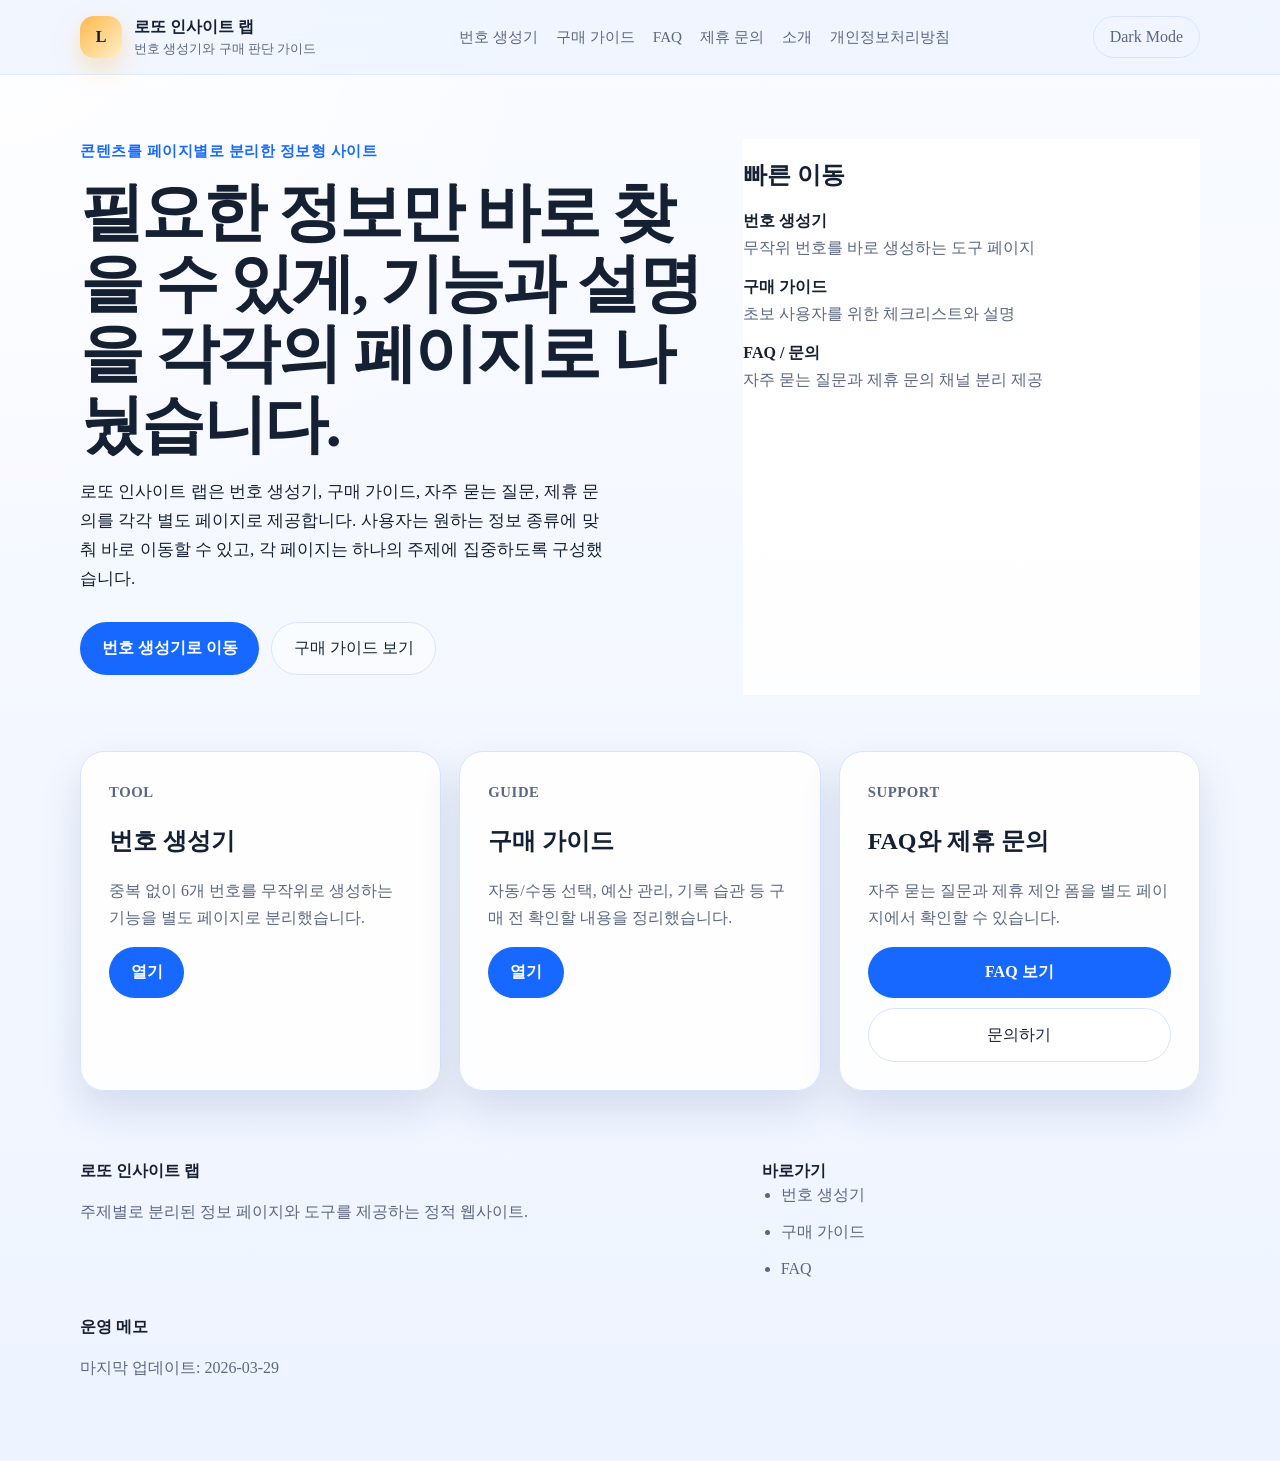
<file: index.html>
<!DOCTYPE html>
<html lang="ko">
<head>
    <meta charset="UTF-8">
    <meta name="viewport" content="width=device-width, initial-scale=1.0">
    <meta name="description" content="로또 인사이트 랩의 핵심 콘텐츠를 한눈에 확인하고 번호 생성기, 구매 가이드, FAQ 페이지로 이동할 수 있습니다.">
    <meta name="google-adsense-account" content="ca-pub-7205793421638418">
    <title>로또 인사이트 랩 | 홈</title>
    <link rel="stylesheet" href="style.css">
    <script async src="https://pagead2.googlesyndication.com/pagead/js/adsbygoogle.js?client=ca-pub-7205793421638418" crossorigin="anonymous"></script>
    <!-- Google tag (gtag.js) -->
    <script async src="https://www.googletagmanager.com/gtag/js?id=G-2X976K3HTV"></script>
    <script>
      window.dataLayer = window.dataLayer || [];
      function gtag(){dataLayer.push(arguments);}
      gtag('js', new Date());

      gtag('config', 'G-2X976K3HTV');
    </script>
</head>
<body>
    <header class="site-header">
        <div class="shell header-inner">
            <a class="brand" href="index.html">
                <span class="brand-mark">L</span>
                <span>
                    <strong>로또 인사이트 랩</strong>
                    <small>번호 생성기와 구매 판단 가이드</small>
                </span>
            </a>
            <nav class="site-nav" aria-label="주요 메뉴">
                <a href="generator.html">번호 생성기</a>
                <a href="guide.html">구매 가이드</a>
                <a href="faq.html">FAQ</a>
                <a href="contact.html">제휴 문의</a>
                <a href="about.html">소개</a>
                <a href="privacy.html">개인정보처리방침</a>
            </nav>
            <button id="theme-toggle" class="theme-toggle" type="button" aria-label="색상 테마 전환">Dark Mode</button>
        </div>
    </header>

    <main>
        <section class="hero">
            <div class="shell hero-grid">
                <div class="hero-copy">
                    <p class="eyebrow">콘텐츠를 페이지별로 분리한 정보형 사이트</p>
                    <h1>필요한 정보만 바로 찾을 수 있게, 기능과 설명을 각각의 페이지로 나눴습니다.</h1>
                    <p class="hero-text">
                        로또 인사이트 랩은 번호 생성기, 구매 가이드, 자주 묻는 질문, 제휴 문의를 각각 별도 페이지로 제공합니다.
                        사용자는 원하는 정보 종류에 맞춰 바로 이동할 수 있고, 각 페이지는 하나의 주제에 집중하도록 구성했습니다.
                    </p>
                    <div class="hero-actions">
                        <a class="primary-link" href="generator.html">번호 생성기로 이동</a>
                        <a class="secondary-link" href="guide.html">구매 가이드 보기</a>
                    </div>
                </div>
                <aside class="hero-panel">
                    <h2>빠른 이동</h2>
                    <dl class="info-list">
                        <div>
                            <dt>번호 생성기</dt>
                            <dd>무작위 번호를 바로 생성하는 도구 페이지</dd>
                        </div>
                        <div>
                            <dt>구매 가이드</dt>
                            <dd>초보 사용자를 위한 체크리스트와 설명</dd>
                        </div>
                        <div>
                            <dt>FAQ / 문의</dt>
                            <dd>자주 묻는 질문과 제휴 문의 채널 분리 제공</dd>
                        </div>
                    </dl>
                </aside>
            </div>
        </section>

        <section class="section">
            <div class="shell grid-three">
                <article class="card article-card">
                    <p class="section-kicker">Tool</p>
                    <h2>번호 생성기</h2>
                    <p>중복 없이 6개 번호를 무작위로 생성하는 기능을 별도 페이지로 분리했습니다.</p>
                    <a class="primary-link" href="generator.html">열기</a>
                </article>
                <article class="card article-card">
                    <p class="section-kicker">Guide</p>
                    <h2>구매 가이드</h2>
                    <p>자동/수동 선택, 예산 관리, 기록 습관 등 구매 전 확인할 내용을 정리했습니다.</p>
                    <a class="primary-link" href="guide.html">열기</a>
                </article>
                <article class="card article-card">
                    <p class="section-kicker">Support</p>
                    <h2>FAQ와 제휴 문의</h2>
                    <p>자주 묻는 질문과 제휴 제안 폼을 별도 페이지에서 확인할 수 있습니다.</p>
                    <div class="stack-links">
                        <a class="primary-link" href="faq.html">FAQ 보기</a>
                        <a class="secondary-link" href="contact.html">문의하기</a>
                    </div>
                </article>
            </div>
        </section>
    </main>

    <footer class="site-footer">
        <div class="shell footer-grid">
            <div>
                <strong>로또 인사이트 랩</strong>
                <p>주제별로 분리된 정보 페이지와 도구를 제공하는 정적 웹사이트.</p>
            </div>
            <div>
                <strong>바로가기</strong>
                <ul>
                    <li><a href="generator.html">번호 생성기</a></li>
                    <li><a href="guide.html">구매 가이드</a></li>
                    <li><a href="faq.html">FAQ</a></li>
                </ul>
            </div>
            <div>
                <strong>운영 메모</strong>
                <p>마지막 업데이트: <time datetime="2026-03-29">2026-03-29</time></p>
            </div>
        </div>
    </footer>

    <script src="main.js" type="module"></script>
</body>
</html>
</file>
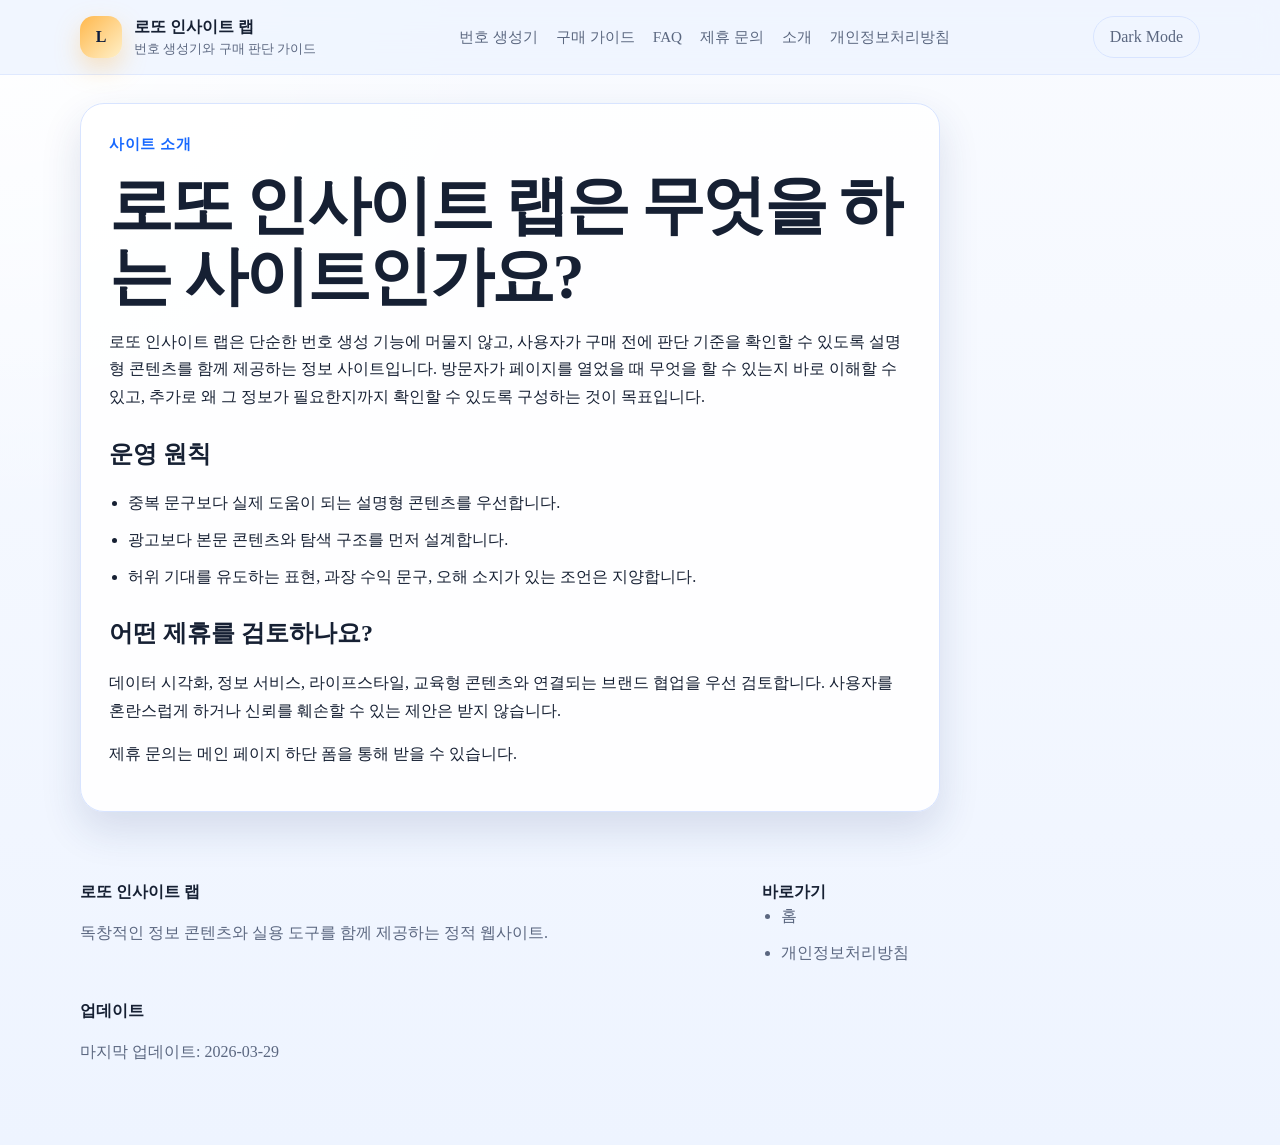
<file: about.html>
<!DOCTYPE html>
<html lang="ko">
<head>
    <meta charset="UTF-8">
    <meta name="viewport" content="width=device-width, initial-scale=1.0">
    <meta name="description" content="로또 인사이트 랩의 운영 목적, 콘텐츠 원칙, 제휴 검토 기준을 소개합니다.">
    <meta name="google-adsense-account" content="ca-pub-7205793421638418">
    <title>사이트 소개 | 로또 인사이트 랩</title>
    <link rel="stylesheet" href="style.css">
    <script async src="https://pagead2.googlesyndication.com/pagead/js/adsbygoogle.js?client=ca-pub-7205793421638418" crossorigin="anonymous"></script>
    <!-- Google tag (gtag.js) -->
    <script async src="https://www.googletagmanager.com/gtag/js?id=G-2X976K3HTV"></script>
    <script>
      window.dataLayer = window.dataLayer || [];
      function gtag(){dataLayer.push(arguments);}
      gtag('js', new Date());

      gtag('config', 'G-2X976K3HTV');
    </script>
</head>
<body>
    <header class="site-header">
        <div class="shell header-inner">
            <a class="brand" href="index.html">
                <span class="brand-mark">L</span>
                <span>
                    <strong>로또 인사이트 랩</strong>
                    <small>번호 생성기와 구매 판단 가이드</small>
                </span>
            </a>
            <nav class="site-nav" aria-label="주요 메뉴">
                <a href="generator.html">번호 생성기</a>
                <a href="guide.html">구매 가이드</a>
                <a href="faq.html">FAQ</a>
                <a href="contact.html">제휴 문의</a>
                <a href="about.html">소개</a>
                <a href="privacy.html">개인정보처리방침</a>
            </nav>
            <button id="theme-toggle" class="theme-toggle" type="button" aria-label="색상 테마 전환">Dark Mode</button>
        </div>
    </header>

    <main class="section">
        <div class="shell page-stack">
            <article class="card prose-card">
                <p class="section-kicker">사이트 소개</p>
                <h1>로또 인사이트 랩은 무엇을 하는 사이트인가요?</h1>
                <p>
                    로또 인사이트 랩은 단순한 번호 생성 기능에 머물지 않고, 사용자가 구매 전에 판단 기준을 확인할 수 있도록
                    설명형 콘텐츠를 함께 제공하는 정보 사이트입니다. 방문자가 페이지를 열었을 때 무엇을 할 수 있는지 바로 이해할 수 있고,
                    추가로 왜 그 정보가 필요한지까지 확인할 수 있도록 구성하는 것이 목표입니다.
                </p>
                <h2>운영 원칙</h2>
                <ul>
                    <li>중복 문구보다 실제 도움이 되는 설명형 콘텐츠를 우선합니다.</li>
                    <li>광고보다 본문 콘텐츠와 탐색 구조를 먼저 설계합니다.</li>
                    <li>허위 기대를 유도하는 표현, 과장 수익 문구, 오해 소지가 있는 조언은 지양합니다.</li>
                </ul>
                <h2>어떤 제휴를 검토하나요?</h2>
                <p>
                    데이터 시각화, 정보 서비스, 라이프스타일, 교육형 콘텐츠와 연결되는 브랜드 협업을 우선 검토합니다.
                    사용자를 혼란스럽게 하거나 신뢰를 훼손할 수 있는 제안은 받지 않습니다.
                </p>
                <p>
                    제휴 문의는 메인 페이지 하단 폼을 통해 받을 수 있습니다.
                </p>
            </article>
        </div>
    </main>

    <footer class="site-footer">
        <div class="shell footer-grid">
            <div>
                <strong>로또 인사이트 랩</strong>
                <p>독창적인 정보 콘텐츠와 실용 도구를 함께 제공하는 정적 웹사이트.</p>
            </div>
            <div>
                <strong>바로가기</strong>
                <ul>
                    <li><a href="index.html">홈</a></li>
                    <li><a href="privacy.html">개인정보처리방침</a></li>
                </ul>
            </div>
            <div>
                <strong>업데이트</strong>
                <p>마지막 업데이트: <time datetime="2026-03-29">2026-03-29</time></p>
            </div>
        </div>
    </footer>

    <script src="main.js" type="module"></script>
</body>
</html>
</file>
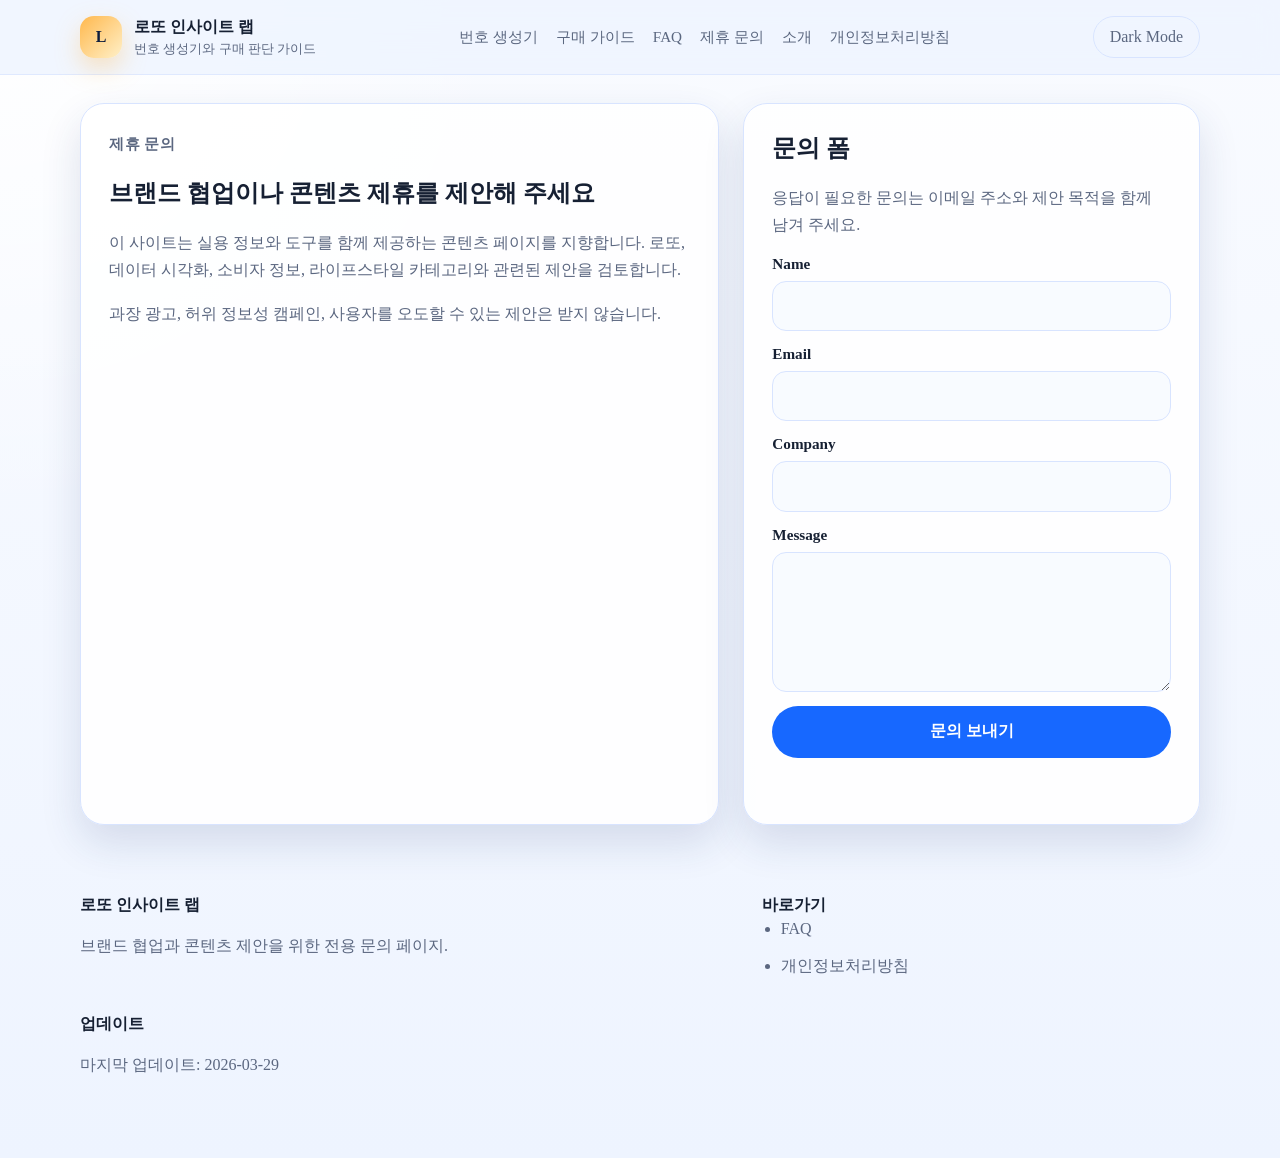
<file: contact.html>
<!DOCTYPE html>
<html lang="ko">
<head>
    <meta charset="UTF-8">
    <meta name="viewport" content="width=device-width, initial-scale=1.0">
    <meta name="description" content="브랜드 협업, 콘텐츠 제휴, 광고 제안을 보낼 수 있는 제휴 문의 페이지입니다.">
    <meta name="google-adsense-account" content="ca-pub-7205793421638418">
    <title>제휴 문의 | 로또 인사이트 랩</title>
    <link rel="stylesheet" href="style.css">
    <script async src="https://pagead2.googlesyndication.com/pagead/js/adsbygoogle.js?client=ca-pub-7205793421638418" crossorigin="anonymous"></script>
    <!-- Google tag (gtag.js) -->
    <script async src="https://www.googletagmanager.com/gtag/js?id=G-2X976K3HTV"></script>
    <script>
      window.dataLayer = window.dataLayer || [];
      function gtag(){dataLayer.push(arguments);}
      gtag('js', new Date());

      gtag('config', 'G-2X976K3HTV');
    </script>
</head>
<body>
    <header class="site-header"><div class="shell header-inner"><a class="brand" href="index.html"><span class="brand-mark">L</span><span><strong>로또 인사이트 랩</strong><small>번호 생성기와 구매 판단 가이드</small></span></a><nav class="site-nav" aria-label="주요 메뉴"><a href="generator.html">번호 생성기</a><a href="guide.html">구매 가이드</a><a href="faq.html">FAQ</a><a href="contact.html">제휴 문의</a><a href="about.html">소개</a><a href="privacy.html">개인정보처리방침</a></nav><button id="theme-toggle" class="theme-toggle" type="button" aria-label="색상 테마 전환">Dark Mode</button></div></header>
    <main class="section"><div class="shell two-column contact-layout"><article class="card contact-copy"><p class="section-kicker">제휴 문의</p><h1>브랜드 협업이나 콘텐츠 제휴를 제안해 주세요</h1><p>이 사이트는 실용 정보와 도구를 함께 제공하는 콘텐츠 페이지를 지향합니다. 로또, 데이터 시각화, 소비자 정보, 라이프스타일 카테고리와 관련된 제안을 검토합니다.</p><p>과장 광고, 허위 정보성 캠페인, 사용자를 오도할 수 있는 제안은 받지 않습니다.</p></article><section class="card partnership-section" aria-labelledby="partnership-title"><h2 id="partnership-title">문의 폼</h2><p class="section-description">응답이 필요한 문의는 이메일 주소와 제안 목적을 함께 남겨 주세요.</p><form id="partnership-form" class="partnership-form" action="https://formspree.io/f/mkopjoey" method="POST"><label class="form-field"><span>Name</span><input type="text" name="name" required></label><label class="form-field"><span>Email</span><input type="email" name="email" required></label><label class="form-field"><span>Company</span><input type="text" name="company"></label><label class="form-field"><span>Message</span><textarea name="message" rows="6" required></textarea></label><button id="partnership-submit" class="submit-button" type="submit">문의 보내기</button><p id="form-status" class="form-status" aria-live="polite"></p></form></section></div></main>
    <footer class="site-footer"><div class="shell footer-grid"><div><strong>로또 인사이트 랩</strong><p>브랜드 협업과 콘텐츠 제안을 위한 전용 문의 페이지.</p></div><div><strong>바로가기</strong><ul><li><a href="faq.html">FAQ</a></li><li><a href="privacy.html">개인정보처리방침</a></li></ul></div><div><strong>업데이트</strong><p>마지막 업데이트: <time datetime="2026-03-29">2026-03-29</time></p></div></div></footer>
    <script src="main.js" type="module"></script>
</body>
</html>
</file>
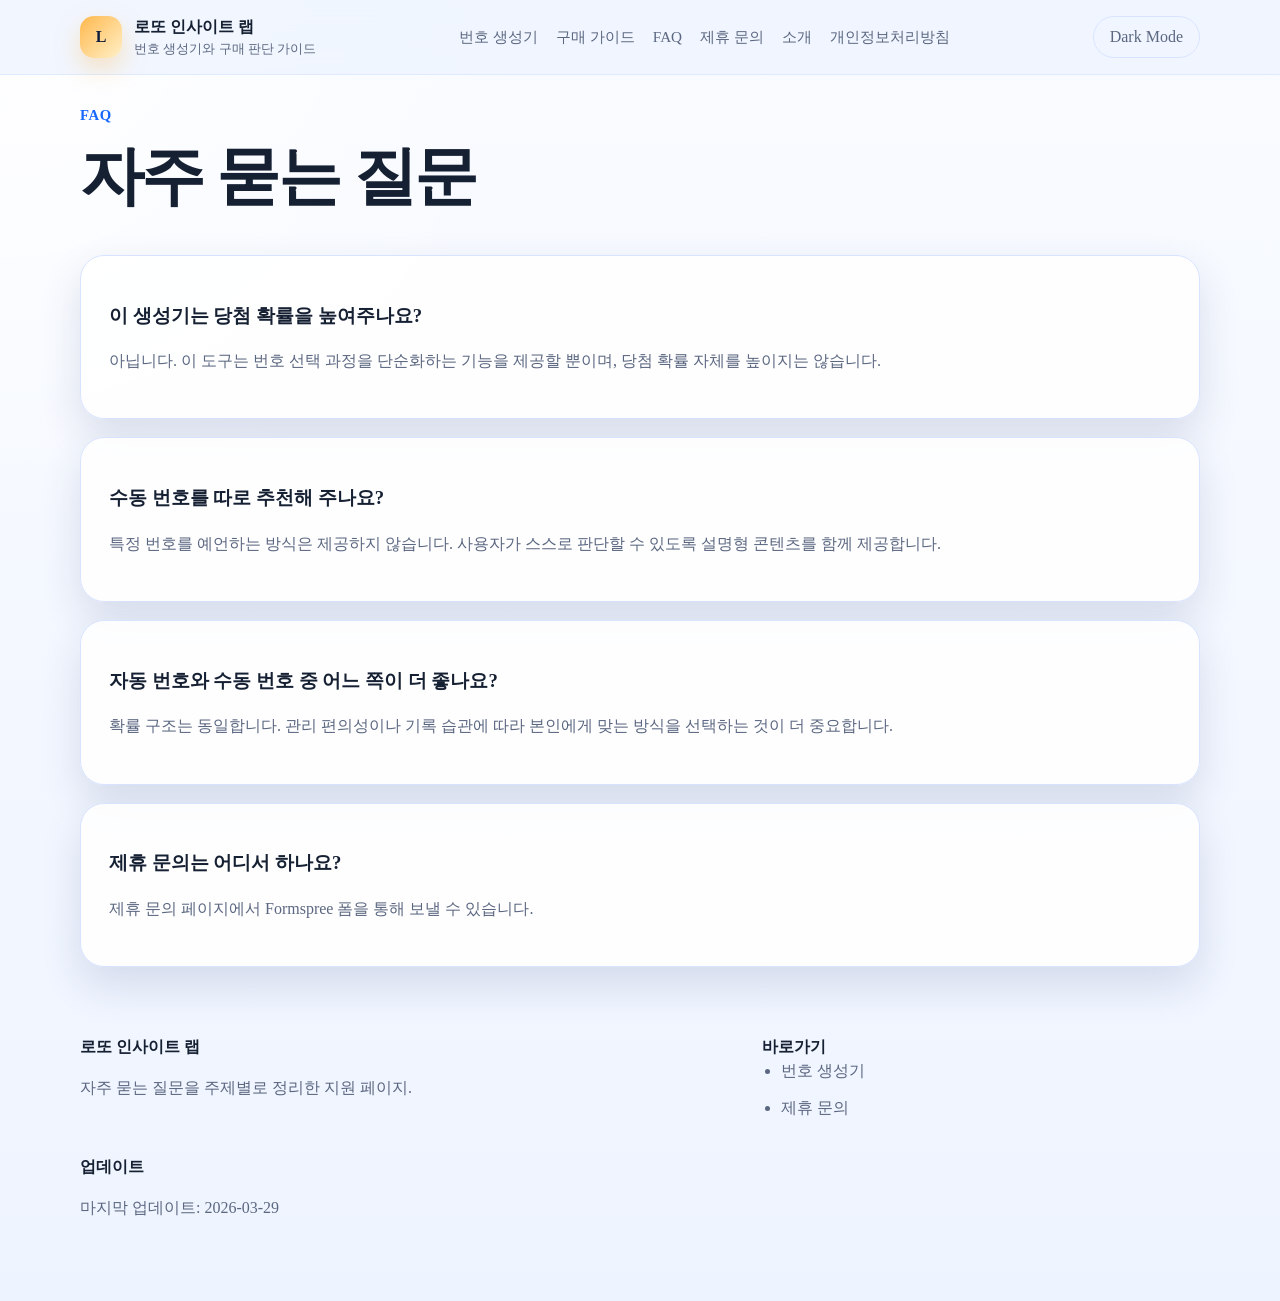
<file: faq.html>
<!DOCTYPE html>
<html lang="ko">
<head>
    <meta charset="UTF-8">
    <meta name="viewport" content="width=device-width, initial-scale=1.0">
    <meta name="description" content="로또 번호 생성기와 구매 관련 자주 묻는 질문을 정리한 FAQ 페이지입니다.">
    <meta name="google-adsense-account" content="ca-pub-7205793421638418">
    <title>FAQ | 로또 인사이트 랩</title>
    <link rel="stylesheet" href="style.css">
    <script async src="https://pagead2.googlesyndication.com/pagead/js/adsbygoogle.js?client=ca-pub-7205793421638418" crossorigin="anonymous"></script>
    <!-- Google tag (gtag.js) -->
    <script async src="https://www.googletagmanager.com/gtag/js?id=G-2X976K3HTV"></script>
    <script>
      window.dataLayer = window.dataLayer || [];
      function gtag(){dataLayer.push(arguments);}
      gtag('js', new Date());

      gtag('config', 'G-2X976K3HTV');
    </script>
</head>
<body>
    <header class="site-header"><div class="shell header-inner"><a class="brand" href="index.html"><span class="brand-mark">L</span><span><strong>로또 인사이트 랩</strong><small>번호 생성기와 구매 판단 가이드</small></span></a><nav class="site-nav" aria-label="주요 메뉴"><a href="generator.html">번호 생성기</a><a href="guide.html">구매 가이드</a><a href="faq.html">FAQ</a><a href="contact.html">제휴 문의</a><a href="about.html">소개</a><a href="privacy.html">개인정보처리방침</a></nav><button id="theme-toggle" class="theme-toggle" type="button" aria-label="색상 테마 전환">Dark Mode</button></div></header>
    <main class="section"><div class="shell page-stack"><div class="section-heading"><p class="section-kicker">FAQ</p><h1>자주 묻는 질문</h1></div><div class="faq-list single-column"><article class="card faq-item"><h3>이 생성기는 당첨 확률을 높여주나요?</h3><p>아닙니다. 이 도구는 번호 선택 과정을 단순화하는 기능을 제공할 뿐이며, 당첨 확률 자체를 높이지는 않습니다.</p></article><article class="card faq-item"><h3>수동 번호를 따로 추천해 주나요?</h3><p>특정 번호를 예언하는 방식은 제공하지 않습니다. 사용자가 스스로 판단할 수 있도록 설명형 콘텐츠를 함께 제공합니다.</p></article><article class="card faq-item"><h3>자동 번호와 수동 번호 중 어느 쪽이 더 좋나요?</h3><p>확률 구조는 동일합니다. 관리 편의성이나 기록 습관에 따라 본인에게 맞는 방식을 선택하는 것이 더 중요합니다.</p></article><article class="card faq-item"><h3>제휴 문의는 어디서 하나요?</h3><p><a href="contact.html">제휴 문의 페이지</a>에서 Formspree 폼을 통해 보낼 수 있습니다.</p></article></div></div></main>
    <footer class="site-footer"><div class="shell footer-grid"><div><strong>로또 인사이트 랩</strong><p>자주 묻는 질문을 주제별로 정리한 지원 페이지.</p></div><div><strong>바로가기</strong><ul><li><a href="generator.html">번호 생성기</a></li><li><a href="contact.html">제휴 문의</a></li></ul></div><div><strong>업데이트</strong><p>마지막 업데이트: <time datetime="2026-03-29">2026-03-29</time></p></div></div></footer>
    <script src="main.js" type="module"></script>
</body>
</html>
</file>
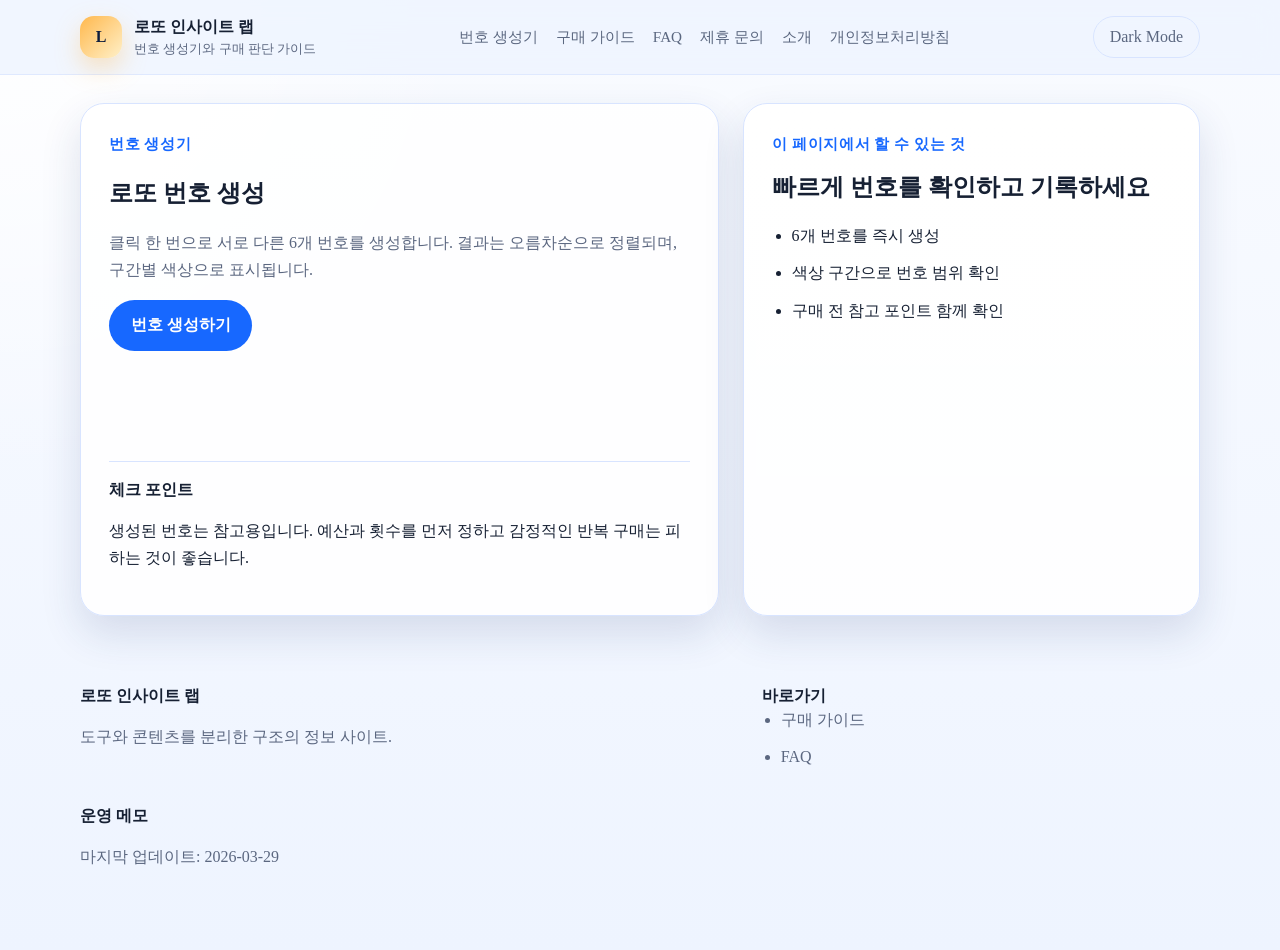
<file: generator.html>
<!DOCTYPE html>
<html lang="ko">
<head>
    <meta charset="UTF-8">
    <meta name="viewport" content="width=device-width, initial-scale=1.0">
    <meta name="description" content="무작위 로또 번호를 생성하고 구매 전 체크 포인트를 함께 확인할 수 있는 도구 페이지입니다.">
    <meta name="google-adsense-account" content="ca-pub-7205793421638418">
    <title>번호 생성기 | 로또 인사이트 랩</title>
    <link rel="stylesheet" href="style.css">
    <script async src="https://pagead2.googlesyndication.com/pagead/js/adsbygoogle.js?client=ca-pub-7205793421638418" crossorigin="anonymous"></script>
    <!-- Google tag (gtag.js) -->
    <script async src="https://www.googletagmanager.com/gtag/js?id=G-2X976K3HTV"></script>
    <script>
      window.dataLayer = window.dataLayer || [];
      function gtag(){dataLayer.push(arguments);}
      gtag('js', new Date());

      gtag('config', 'G-2X976K3HTV');
    </script>
</head>
<body>
    <header class="site-header">
        <div class="shell header-inner">
            <a class="brand" href="index.html"><span class="brand-mark">L</span><span><strong>로또 인사이트 랩</strong><small>번호 생성기와 구매 판단 가이드</small></span></a>
            <nav class="site-nav" aria-label="주요 메뉴">
                <a href="generator.html">번호 생성기</a>
                <a href="guide.html">구매 가이드</a>
                <a href="faq.html">FAQ</a>
                <a href="contact.html">제휴 문의</a>
                <a href="about.html">소개</a>
                <a href="privacy.html">개인정보처리방침</a>
            </nav>
            <button id="theme-toggle" class="theme-toggle" type="button" aria-label="색상 테마 전환">Dark Mode</button>
        </div>
    </header>

    <main class="section">
        <div class="shell two-column">
            <article class="card tool-card">
                <p class="section-kicker">번호 생성기</p>
                <h1>로또 번호 생성</h1>
                <p class="section-intro">클릭 한 번으로 서로 다른 6개 번호를 생성합니다. 결과는 오름차순으로 정렬되며, 구간별 색상으로 표시됩니다.</p>
                <button id="generate-btn" class="primary-button" type="button">번호 생성하기</button>
                <div id="lotto-numbers" class="lotto-numbers" aria-live="polite"></div>
                <div class="tip-box">
                    <strong>체크 포인트</strong>
                    <p>생성된 번호는 참고용입니다. 예산과 횟수를 먼저 정하고 감정적인 반복 구매는 피하는 것이 좋습니다.</p>
                </div>
            </article>
            <aside class="card summary-card">
                <p class="section-kicker">이 페이지에서 할 수 있는 것</p>
                <h2>빠르게 번호를 확인하고 기록하세요</h2>
                <ul class="check-list">
                    <li>6개 번호를 즉시 생성</li>
                    <li>색상 구간으로 번호 범위 확인</li>
                    <li>구매 전 참고 포인트 함께 확인</li>
                </ul>
            </aside>
        </div>
    </main>

    <footer class="site-footer"><div class="shell footer-grid"><div><strong>로또 인사이트 랩</strong><p>도구와 콘텐츠를 분리한 구조의 정보 사이트.</p></div><div><strong>바로가기</strong><ul><li><a href="guide.html">구매 가이드</a></li><li><a href="faq.html">FAQ</a></li></ul></div><div><strong>운영 메모</strong><p>마지막 업데이트: <time datetime="2026-03-29">2026-03-29</time></p></div></div></footer>
    <script src="main.js" type="module"></script>
</body>
</html>
</file>
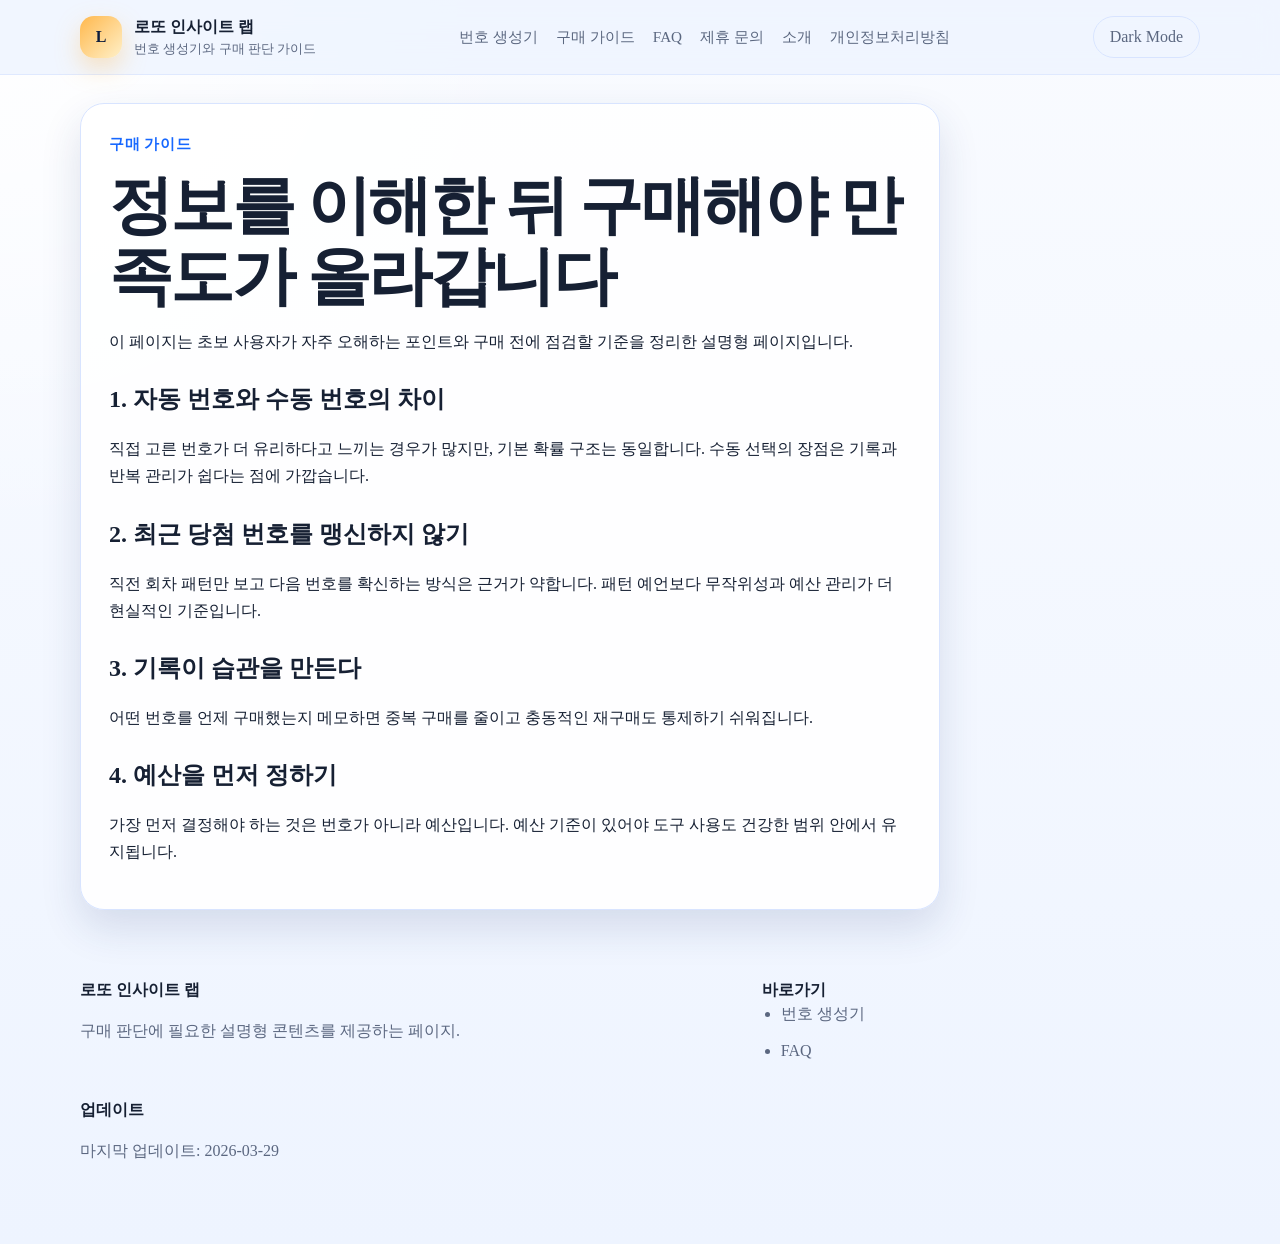
<file: guide.html>
<!DOCTYPE html>
<html lang="ko">
<head>
    <meta charset="UTF-8">
    <meta name="viewport" content="width=device-width, initial-scale=1.0">
    <meta name="description" content="로또 구매 전 확인할 예산 관리, 자동/수동 선택, 기록 습관에 대한 가이드를 제공합니다.">
    <meta name="google-adsense-account" content="ca-pub-7205793421638418">
    <title>구매 가이드 | 로또 인사이트 랩</title>
    <link rel="stylesheet" href="style.css">
    <script async src="https://pagead2.googlesyndication.com/pagead/js/adsbygoogle.js?client=ca-pub-7205793421638418" crossorigin="anonymous"></script>
    <!-- Google tag (gtag.js) -->
    <script async src="https://www.googletagmanager.com/gtag/js?id=G-2X976K3HTV"></script>
    <script>
      window.dataLayer = window.dataLayer || [];
      function gtag(){dataLayer.push(arguments);}
      gtag('js', new Date());

      gtag('config', 'G-2X976K3HTV');
    </script>
</head>
<body>
    <header class="site-header"><div class="shell header-inner"><a class="brand" href="index.html"><span class="brand-mark">L</span><span><strong>로또 인사이트 랩</strong><small>번호 생성기와 구매 판단 가이드</small></span></a><nav class="site-nav" aria-label="주요 메뉴"><a href="generator.html">번호 생성기</a><a href="guide.html">구매 가이드</a><a href="faq.html">FAQ</a><a href="contact.html">제휴 문의</a><a href="about.html">소개</a><a href="privacy.html">개인정보처리방침</a></nav><button id="theme-toggle" class="theme-toggle" type="button" aria-label="색상 테마 전환">Dark Mode</button></div></header>
    <main class="section"><div class="shell page-stack"><article class="card prose-card"><p class="section-kicker">구매 가이드</p><h1>정보를 이해한 뒤 구매해야 만족도가 올라갑니다</h1><p>이 페이지는 초보 사용자가 자주 오해하는 포인트와 구매 전에 점검할 기준을 정리한 설명형 페이지입니다.</p><h2>1. 자동 번호와 수동 번호의 차이</h2><p>직접 고른 번호가 더 유리하다고 느끼는 경우가 많지만, 기본 확률 구조는 동일합니다. 수동 선택의 장점은 기록과 반복 관리가 쉽다는 점에 가깝습니다.</p><h2>2. 최근 당첨 번호를 맹신하지 않기</h2><p>직전 회차 패턴만 보고 다음 번호를 확신하는 방식은 근거가 약합니다. 패턴 예언보다 무작위성과 예산 관리가 더 현실적인 기준입니다.</p><h2>3. 기록이 습관을 만든다</h2><p>어떤 번호를 언제 구매했는지 메모하면 중복 구매를 줄이고 충동적인 재구매도 통제하기 쉬워집니다.</p><h2>4. 예산을 먼저 정하기</h2><p>가장 먼저 결정해야 하는 것은 번호가 아니라 예산입니다. 예산 기준이 있어야 도구 사용도 건강한 범위 안에서 유지됩니다.</p></article></div></main>
    <footer class="site-footer"><div class="shell footer-grid"><div><strong>로또 인사이트 랩</strong><p>구매 판단에 필요한 설명형 콘텐츠를 제공하는 페이지.</p></div><div><strong>바로가기</strong><ul><li><a href="generator.html">번호 생성기</a></li><li><a href="faq.html">FAQ</a></li></ul></div><div><strong>업데이트</strong><p>마지막 업데이트: <time datetime="2026-03-29">2026-03-29</time></p></div></div></footer>
    <script src="main.js" type="module"></script>
</body>
</html>
</file>
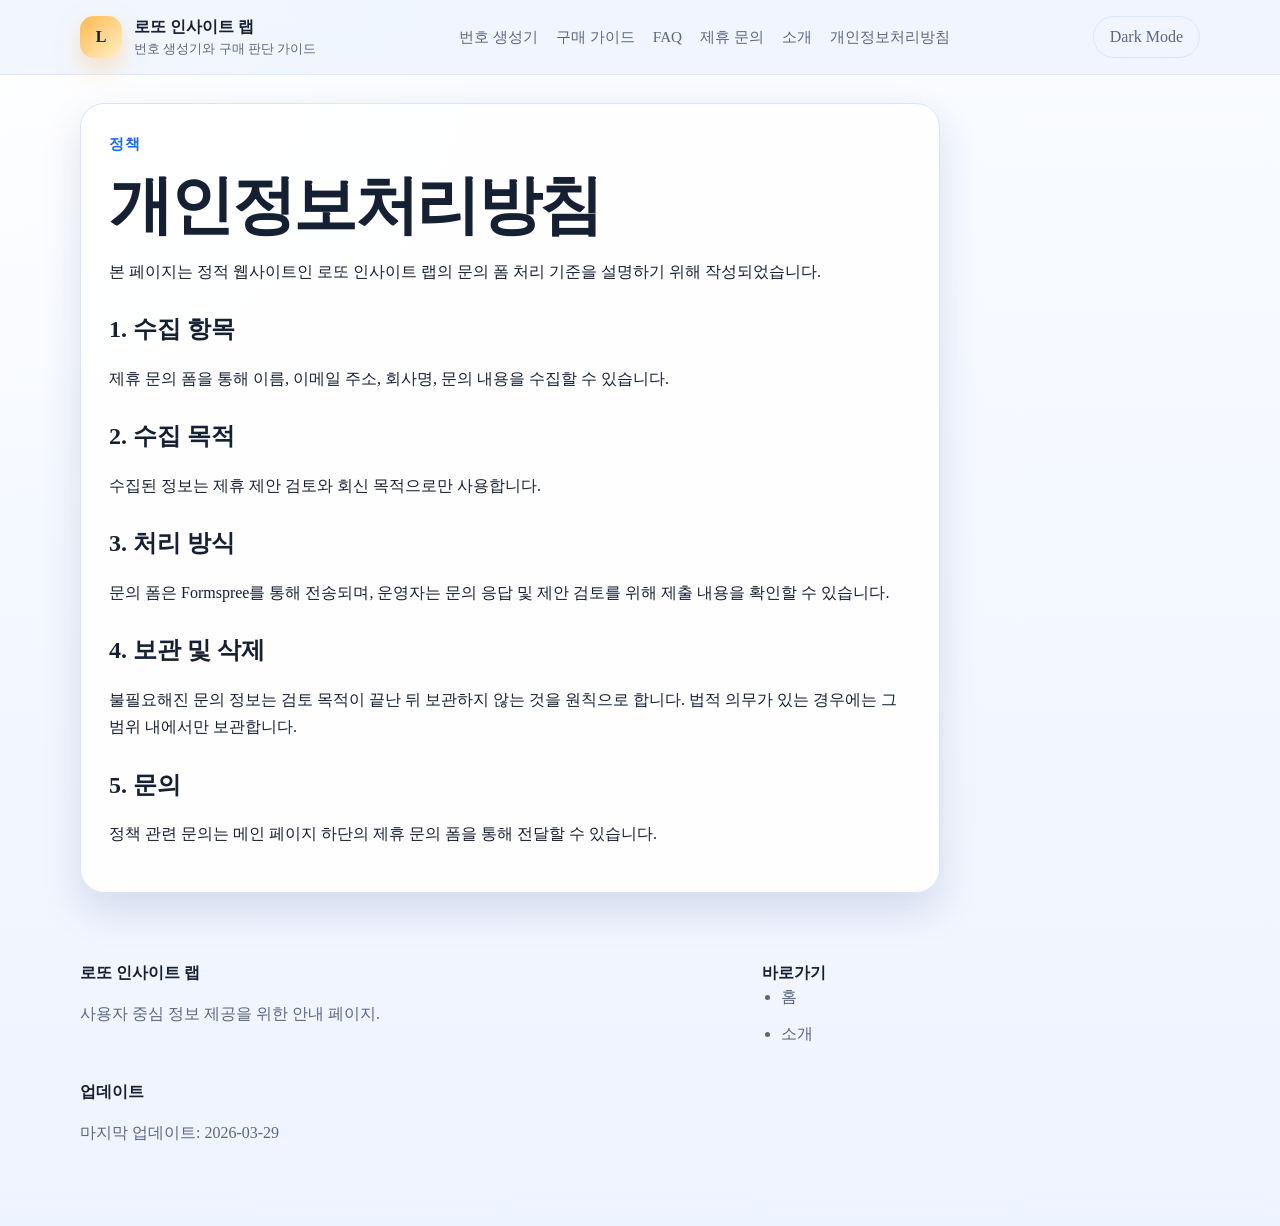
<file: privacy.html>
<!DOCTYPE html>
<html lang="ko">
<head>
    <meta charset="UTF-8">
    <meta name="viewport" content="width=device-width, initial-scale=1.0">
    <meta name="description" content="로또 인사이트 랩의 개인정보처리방침과 문의 양식 처리 원칙을 안내합니다.">
    <meta name="google-adsense-account" content="ca-pub-7205793421638418">
    <title>개인정보처리방침 | 로또 인사이트 랩</title>
    <link rel="stylesheet" href="style.css">
    <script async src="https://pagead2.googlesyndication.com/pagead/js/adsbygoogle.js?client=ca-pub-7205793421638418" crossorigin="anonymous"></script>
    <!-- Google tag (gtag.js) -->
    <script async src="https://www.googletagmanager.com/gtag/js?id=G-2X976K3HTV"></script>
    <script>
      window.dataLayer = window.dataLayer || [];
      function gtag(){dataLayer.push(arguments);}
      gtag('js', new Date());

      gtag('config', 'G-2X976K3HTV');
    </script>
</head>
<body>
    <header class="site-header">
        <div class="shell header-inner">
            <a class="brand" href="index.html">
                <span class="brand-mark">L</span>
                <span>
                    <strong>로또 인사이트 랩</strong>
                    <small>번호 생성기와 구매 판단 가이드</small>
                </span>
            </a>
            <nav class="site-nav" aria-label="주요 메뉴">
                <a href="generator.html">번호 생성기</a>
                <a href="guide.html">구매 가이드</a>
                <a href="faq.html">FAQ</a>
                <a href="contact.html">제휴 문의</a>
                <a href="about.html">소개</a>
                <a href="privacy.html">개인정보처리방침</a>
            </nav>
            <button id="theme-toggle" class="theme-toggle" type="button" aria-label="색상 테마 전환">Dark Mode</button>
        </div>
    </header>

    <main class="section">
        <div class="shell page-stack">
            <article class="card prose-card">
                <p class="section-kicker">정책</p>
                <h1>개인정보처리방침</h1>
                <p>본 페이지는 정적 웹사이트인 로또 인사이트 랩의 문의 폼 처리 기준을 설명하기 위해 작성되었습니다.</p>
                <h2>1. 수집 항목</h2>
                <p>제휴 문의 폼을 통해 이름, 이메일 주소, 회사명, 문의 내용을 수집할 수 있습니다.</p>
                <h2>2. 수집 목적</h2>
                <p>수집된 정보는 제휴 제안 검토와 회신 목적으로만 사용합니다.</p>
                <h2>3. 처리 방식</h2>
                <p>문의 폼은 Formspree를 통해 전송되며, 운영자는 문의 응답 및 제안 검토를 위해 제출 내용을 확인할 수 있습니다.</p>
                <h2>4. 보관 및 삭제</h2>
                <p>불필요해진 문의 정보는 검토 목적이 끝난 뒤 보관하지 않는 것을 원칙으로 합니다. 법적 의무가 있는 경우에는 그 범위 내에서만 보관합니다.</p>
                <h2>5. 문의</h2>
                <p>정책 관련 문의는 메인 페이지 하단의 제휴 문의 폼을 통해 전달할 수 있습니다.</p>
            </article>
        </div>
    </main>

    <footer class="site-footer">
        <div class="shell footer-grid">
            <div>
                <strong>로또 인사이트 랩</strong>
                <p>사용자 중심 정보 제공을 위한 안내 페이지.</p>
            </div>
            <div>
                <strong>바로가기</strong>
                <ul>
                    <li><a href="index.html">홈</a></li>
                    <li><a href="about.html">소개</a></li>
                </ul>
            </div>
            <div>
                <strong>업데이트</strong>
                <p>마지막 업데이트: <time datetime="2026-03-29">2026-03-29</time></p>
            </div>
        </div>
    </footer>

    <script src="main.js" type="module"></script>
</body>
</html>
</file>
<file: style.css>
:root {
    --primary-color: #1768ff;
    --primary-hover: #0f54d4;
    --accent-color: #ffb84d;
    --background-color: #eef4ff;
    --surface-color: rgba(255, 255, 255, 0.9);
    --surface-strong: #ffffff;
    --surface-border: #d8e4ff;
    --text-color: #162033;
    --muted-color: #5b6780;
    --input-background: #f8fbff;
    --shadow-color: rgba(34, 56, 110, 0.14);
    --success-color: #0f9d58;
    --error-color: #d93025;
    --ball-size: 54px;
}

body.dark-mode {
    --primary-color: #7ec3ff;
    --primary-hover: #5eaff1;
    --accent-color: #ffd166;
    --background-color: #0d1526;
    --surface-color: rgba(24, 34, 53, 0.92);
    --surface-strong: #182235;
    --surface-border: #2d3b55;
    --text-color: #f4f7fb;
    --muted-color: #b7c2d9;
    --input-background: #101827;
    --shadow-color: rgba(0, 0, 0, 0.32);
    --success-color: #7ee2a8;
    --error-color: #ff8b86;
}

* {
    box-sizing: border-box;
}

html {
    scroll-behavior: smooth;
}

body {
    margin: 0;
    font-family: Georgia, 'Times New Roman', serif;
    color: var(--text-color);
    background:
        radial-gradient(circle at top left, rgba(255, 255, 255, 0.95), transparent 30%),
        linear-gradient(180deg, #f9fbff 0%, var(--background-color) 100%);
    transition: background-color 0.25s ease, color 0.25s ease;
}

body.dark-mode {
    background:
        radial-gradient(circle at top left, rgba(79, 108, 167, 0.32), transparent 28%),
        linear-gradient(180deg, #0a1120 0%, var(--background-color) 100%);
}

img {
    max-width: 100%;
}

a {
    color: inherit;
    text-decoration: none;
}

p {
    line-height: 1.7;
}

.shell {
    width: min(1120px, calc(100% - 32px));
    margin: 0 auto;
}

.site-header {
    position: sticky;
    top: 0;
    z-index: 10;
    backdrop-filter: blur(14px);
    background: rgba(238, 244, 255, 0.8);
    border-bottom: 1px solid rgba(216, 228, 255, 0.75);
}

body.dark-mode .site-header {
    background: rgba(13, 21, 38, 0.8);
    border-bottom-color: rgba(45, 59, 85, 0.8);
}

.header-inner {
    display: flex;
    align-items: center;
    justify-content: space-between;
    gap: 20px;
    padding: 16px 0;
}

.brand {
    display: inline-flex;
    align-items: center;
    gap: 12px;
    min-width: 0;
}

.brand strong,
.brand small {
    display: block;
}

.brand small {
    color: var(--muted-color);
    font-size: 0.84rem;
    margin-top: 2px;
}

.brand-mark {
    width: 42px;
    height: 42px;
    border-radius: 14px;
    display: inline-flex;
    align-items: center;
    justify-content: center;
    font-weight: 700;
    color: #0d1c3d;
    background: linear-gradient(135deg, var(--accent-color), #fff0c8);
    box-shadow: 0 10px 25px rgba(255, 184, 77, 0.35);
}

.site-nav {
    display: flex;
    align-items: center;
    gap: 18px;
    font-size: 0.95rem;
}

.site-nav a {
    color: var(--muted-color);
}

.site-nav a:hover,
.site-nav a:focus-visible {
    color: var(--text-color);
}

.theme-toggle,
.primary-button,
.submit-button,
.primary-link,
.secondary-link {
    border-radius: 999px;
    font: inherit;
}

.theme-toggle {
    border: 1px solid var(--surface-border);
    background: transparent;
    color: var(--muted-color);
    padding: 0.7rem 1rem;
    cursor: pointer;
}

.hero {
    padding: 64px 0 28px;
}

.hero-grid,
.two-column,
.content-layout,
.contact-layout,
.footer-grid {
    display: grid;
    gap: 24px;
}

.hero-grid,
.two-column,
.contact-layout {
    grid-template-columns: 1.4fr 1fr;
}

.content-layout,
.footer-grid {
    grid-template-columns: 1.2fr 0.8fr;
}

.hero-copy h1,
.page-stack h1 {
    margin: 0;
    font-size: clamp(2.3rem, 5vw, 4.2rem);
    line-height: 1.1;
    letter-spacing: -0.04em;
}

.eyebrow,
.section-kicker {
    margin: 0 0 14px;
    color: var(--primary-color);
    font-weight: 700;
    font-size: 0.92rem;
    letter-spacing: 0.04em;
    text-transform: uppercase;
}

.hero-text {
    font-size: 1.07rem;
    max-width: 62ch;
}

.hero-actions {
    display: flex;
    flex-wrap: wrap;
    gap: 12px;
    margin: 28px 0 20px;
}

.primary-link,
.secondary-link,
.primary-button,
.submit-button {
    display: inline-flex;
    align-items: center;
    justify-content: center;
    border: none;
    cursor: pointer;
    padding: 0.95rem 1.35rem;
    transition: transform 0.2s ease, background-color 0.2s ease, color 0.2s ease, opacity 0.2s ease;
}

.primary-link,
.primary-button,
.submit-button {
    background: var(--primary-color);
    color: #ffffff;
    font-weight: 700;
}

.secondary-link {
    border: 1px solid var(--surface-border);
    color: var(--text-color);
    background: rgba(255, 255, 255, 0.45);
}

.primary-link:hover,
.secondary-link:hover,
.primary-button:hover,
.submit-button:hover,
.theme-toggle:hover {
    transform: translateY(-1px);
}

.primary-link:hover,
.primary-button:hover,
.submit-button:hover {
    background: var(--primary-hover);
}

.hero-points,
.check-list,
.note-list,
.footer-grid ul,
.prose-card ul {
    margin: 0;
    padding-left: 1.2rem;
}

.hero-points li,
.check-list li,
.note-list li,
.footer-grid li,
.prose-card li {
    margin-bottom: 0.72rem;
    line-height: 1.6;
}

.card {
    background: var(--surface-color);
    border: 1px solid var(--surface-border);
    border-radius: 24px;
    padding: 28px;
    box-shadow: 0 18px 40px var(--shadow-color);
}

.hero-panel,
.summary-card,
.notes-card {
    background: linear-gradient(180deg, var(--surface-strong), var(--surface-color));
}

.info-list {
    margin: 0;
    display: grid;
    gap: 18px;
}

.info-list dt {
    font-weight: 700;
    margin-bottom: 6px;
}

.info-list dd {
    margin: 0;
    color: var(--muted-color);
}

.section {
    padding: 28px 0;
}

.muted-section {
    padding: 56px 0;
}

.section-heading {
    margin-bottom: 22px;
    max-width: 72ch;
}

.section-heading h2,
.tool-card h2,
.summary-card h2,
.longform-card h2,
.notes-card h2,
.contact-copy h2,
.partnership-section h2,
.prose-card h2,
.prose-card h1 {
    margin-top: 0;
}

.grid-three,
.faq-list {
    display: grid;
    grid-template-columns: repeat(3, minmax(0, 1fr));
    gap: 18px;
}

.section-intro {
    color: var(--muted-color);
}

.lotto-numbers {
    display: flex;
    flex-wrap: wrap;
    gap: 12px;
    min-height: 66px;
    margin: 22px 0;
}

lotto-ball {
    display: inline-block;
}

.tip-box {
    border-top: 1px solid var(--surface-border);
    padding-top: 18px;
}

.tip-box strong {
    display: block;
    margin-bottom: 6px;
}

.partnership-section {
    text-align: left;
}

.partnership-form {
    display: grid;
    gap: 14px;
}

.form-field {
    display: grid;
    gap: 8px;
    font-weight: 700;
}

.form-field span {
    font-size: 0.95rem;
}

.form-field input,
.form-field textarea {
    width: 100%;
    border: 1px solid var(--surface-border);
    border-radius: 14px;
    background: var(--input-background);
    color: var(--text-color);
    padding: 0.95rem 1rem;
    font: inherit;
}

.form-field textarea {
    min-height: 140px;
    resize: vertical;
}

.form-field input:focus,
.form-field textarea:focus {
    outline: none;
    border-color: var(--primary-color);
    box-shadow: 0 0 0 3px rgba(23, 104, 255, 0.16);
}

.submit-button:disabled {
    opacity: 0.7;
    cursor: wait;
    transform: none;
}

.form-status {
    min-height: 1.5rem;
    margin: 0;
}

.form-status.is-success {
    color: var(--success-color);
}

.form-status.is-error {
    color: var(--error-color);
}

.page-stack {
    display: grid;
    gap: 20px;
}

.prose-card {
    max-width: 860px;
}

.prose-card h2 {
    margin-top: 28px;
}

.site-footer {
    padding: 42px 0 64px;
}

.footer-grid p,
.footer-grid li,
.section-description,
.article-card p,
.faq-item p,
.contact-copy p {
    color: var(--muted-color);
}

@media (max-width: 920px) {
    .header-inner,
    .hero-grid,
    .two-column,
    .content-layout,
    .contact-layout,
    .footer-grid,
    .grid-three,
    .faq-list {
        grid-template-columns: 1fr;
    }

    .site-nav {
        flex-wrap: wrap;
        justify-content: flex-start;
    }
}

@media (max-width: 680px) {
    .header-inner {
        align-items: flex-start;
        flex-direction: column;
    }

    .theme-toggle,
    .primary-button,
    .submit-button,
    .primary-link,
    .secondary-link {
        width: 100%;
    }

    .hero-actions {
        flex-direction: column;
    }

    .card {
        padding: 22px;
    }
}


.stack-links {
    display: flex;
    flex-direction: column;
    gap: 10px;
    margin-top: 12px;
}

.single-column {
    grid-template-columns: 1fr;
}
</file>
